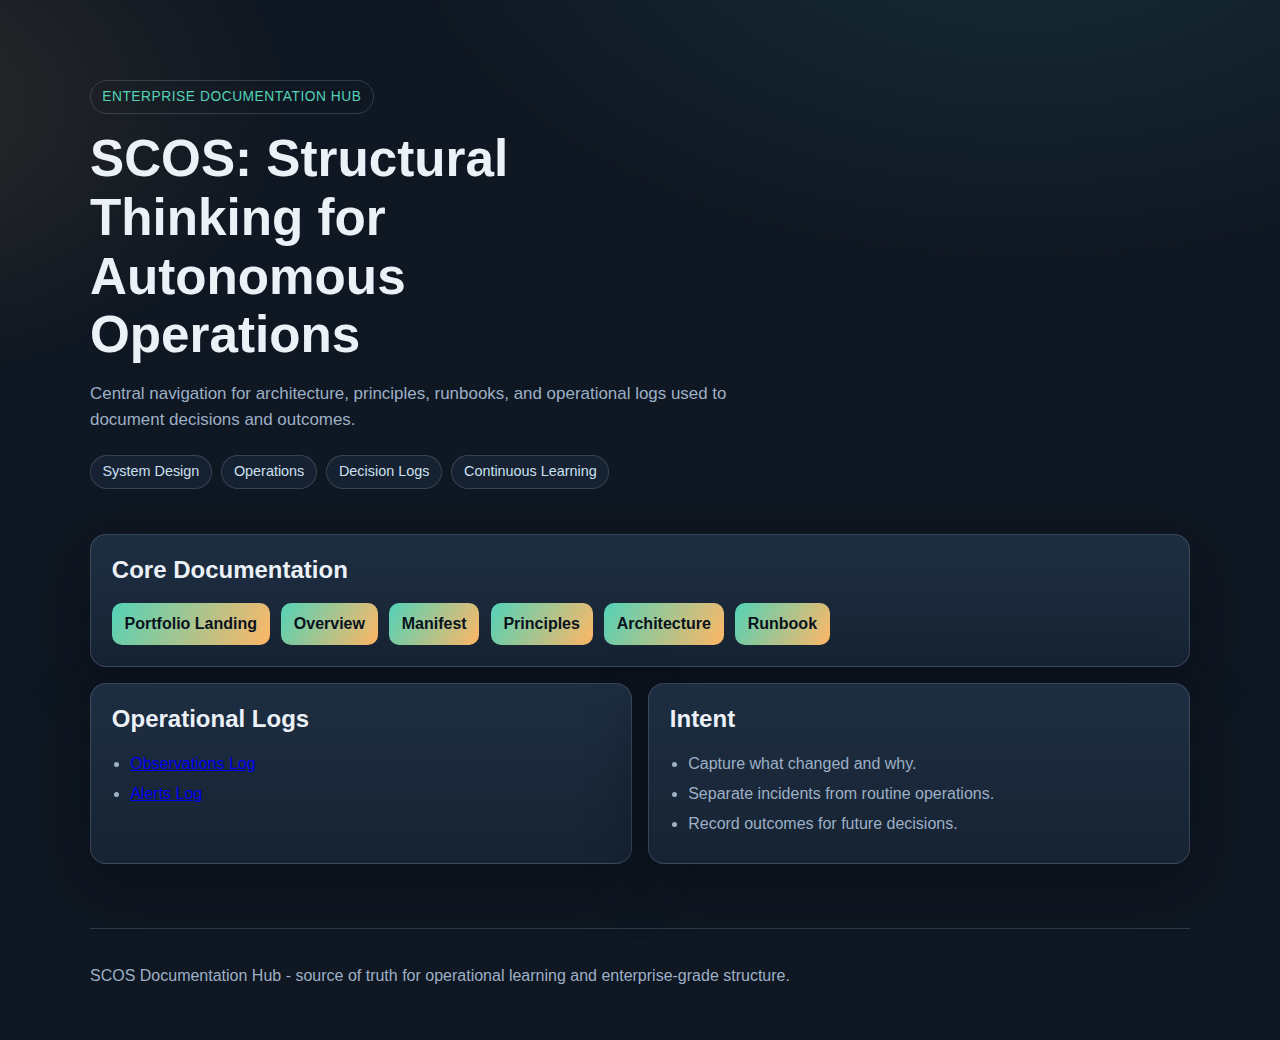
<file: index.html>
<!doctype html>
<html lang="en">
<head>
  <meta charset="utf-8">
  <meta name="viewport" content="width=device-width, initial-scale=1">
  <title>SCOS | Documentation Hub</title>
  <meta name="description" content="SCOS documentation hub for architecture, operations, observations, and alerts.">
  <link rel="stylesheet" href="docs/site.css">
</head>
<body>
  <div class="bg-orb orb-a"></div>
  <div class="bg-orb orb-b"></div>

  <header class="shell hero">
    <p class="kicker">Enterprise Documentation Hub</p>
    <h1>SCOS: Structural Thinking for Autonomous Operations</h1>
    <p class="lead">Central navigation for architecture, principles, runbooks, and operational logs used to document decisions and outcomes.</p>
    <div class="chips">
      <span>System Design</span>
      <span>Operations</span>
      <span>Decision Logs</span>
      <span>Continuous Learning</span>
    </div>
  </header>

  <main class="shell grid">
    <section class="card wide">
      <h2>Core Documentation</h2>
      <nav class="doc-links" aria-label="Core docs">
        <a href="docs/index.html">Portfolio Landing</a>
        <a href="docs/overview.html">Overview</a>
        <a href="docs/manifest.html">Manifest</a>
        <a href="docs/principles.html">Principles</a>
        <a href="docs/architecture.html">Architecture</a>
        <a href="docs/runbook.html">Runbook</a>
      </nav>
    </section>

    <section class="card">
      <h2>Operational Logs</h2>
      <ul>
        <li><a href="docs/observations.html">Observations Log</a></li>
        <li><a href="docs/alerts.html">Alerts Log</a></li>
      </ul>
    </section>

    <section class="card">
      <h2>Intent</h2>
      <ul>
        <li>Capture what changed and why.</li>
        <li>Separate incidents from routine operations.</li>
        <li>Record outcomes for future decisions.</li>
      </ul>
    </section>
  </main>

  <footer class="shell footer">
    <p>SCOS Documentation Hub - source of truth for operational learning and enterprise-grade structure.</p>
  </footer>
</body>
</html>
</file>
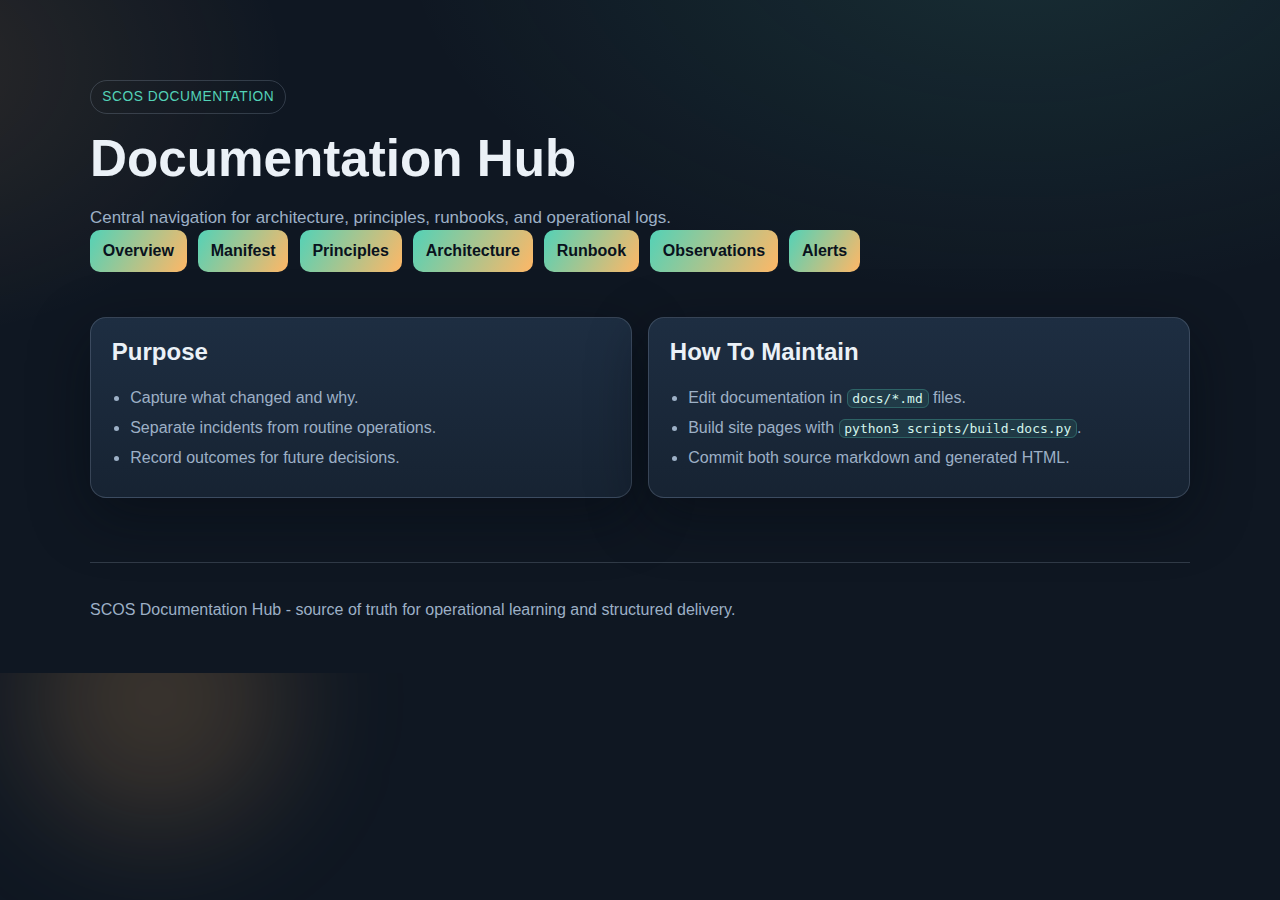
<file: docs/index.html>
<!doctype html>
<html lang="en">
<head>
  <meta charset="utf-8">
  <meta http-equiv="refresh" content="0; url=hub.html">
  <meta name="viewport" content="width=device-width, initial-scale=1">
  <title>SCOS Docs</title>
  <link rel="stylesheet" href="site.css">
</head>
<body>
  <main class="shell" style="padding: 4rem 0;">
    <p class="kicker">SCOS Documentation</p>
    <h1>Redirecting to Overview</h1>
    <p class="lead">If redirect does not happen automatically, open <a href="overview.html">overview.html</a>.</p>
    <nav class="doc-links" aria-label="Docs navigation">
      <a href="overview.html">Overview</a>
      <a href="manifest.html">Manifest</a>
      <a href="principles.html">Principles</a>
      <a href="architecture.html">Architecture</a>
      <a href="runbook.html">Runbook</a>
      <a href="observations.html">Observations</a>
      <a href="alerts.html">Alerts</a>
      <a href="hub.html">Hub</a>
    </nav>
  </main>
</body>
</html>
</file>
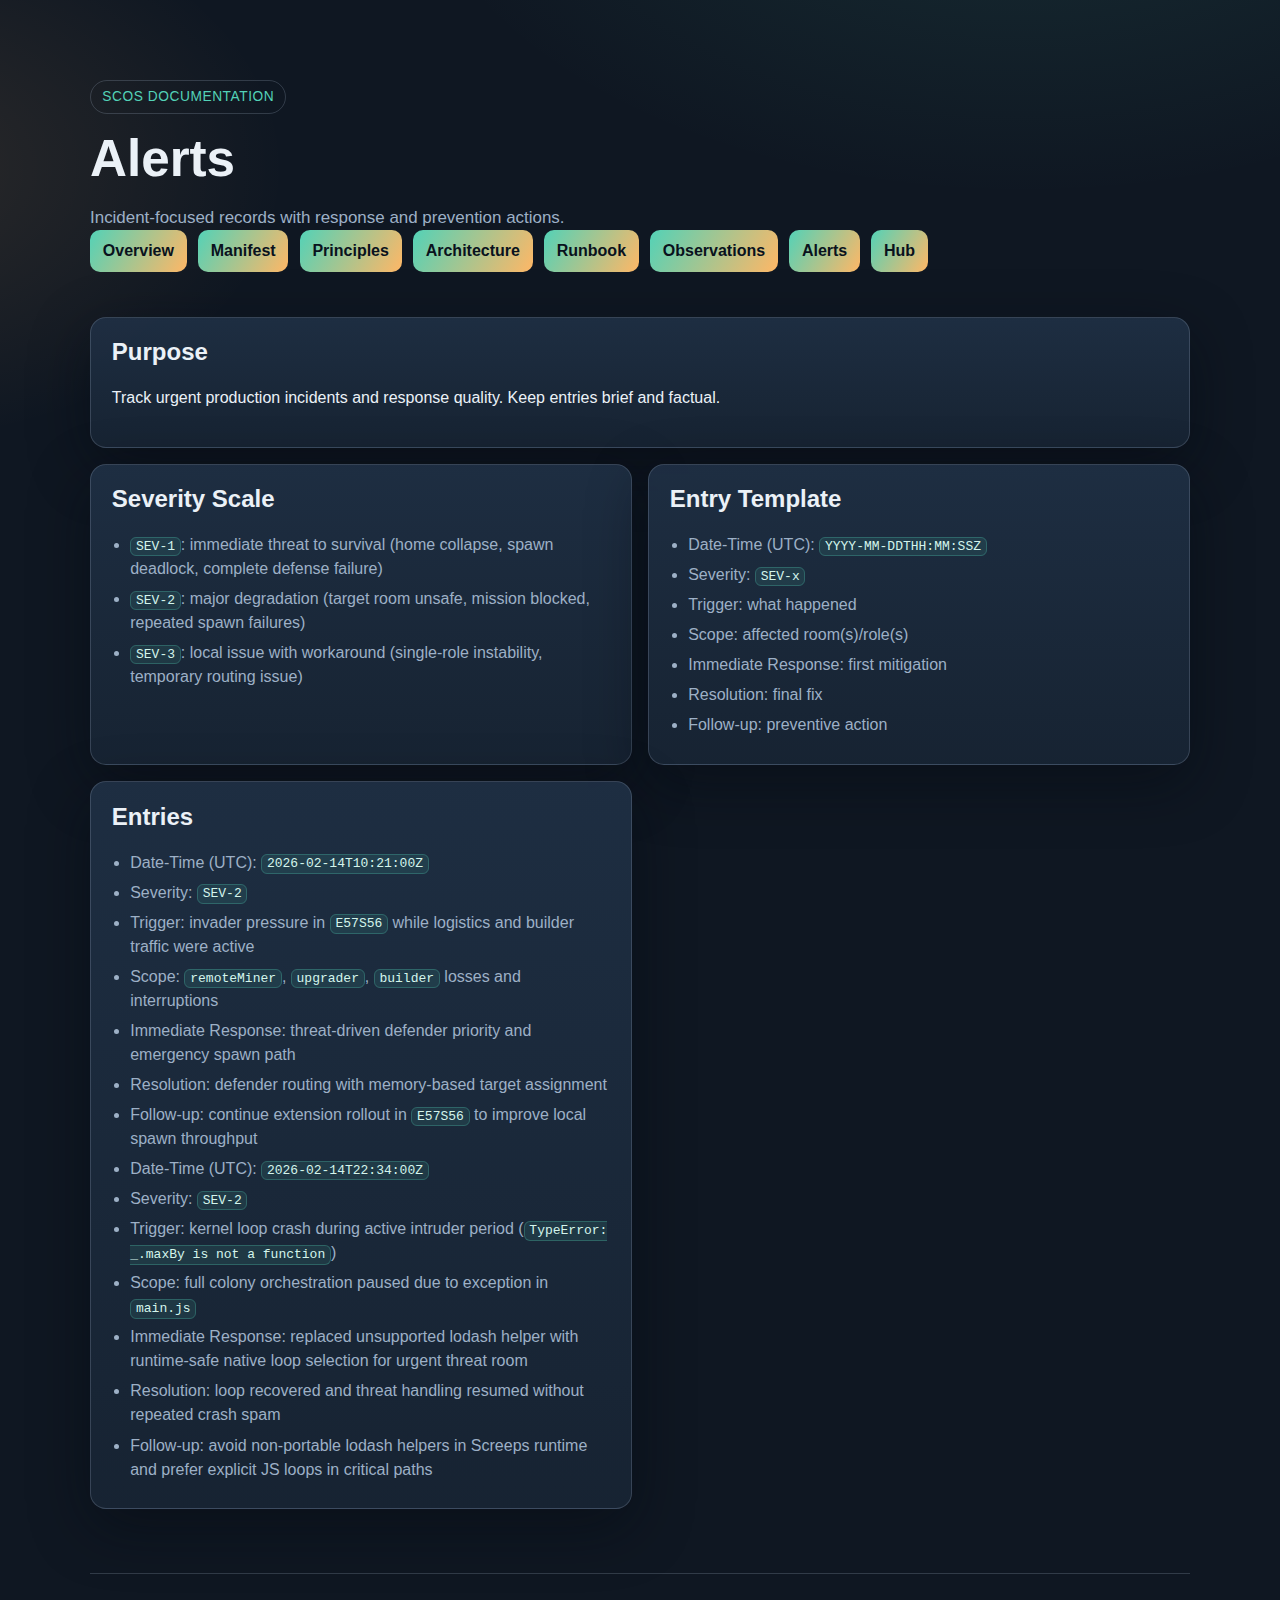
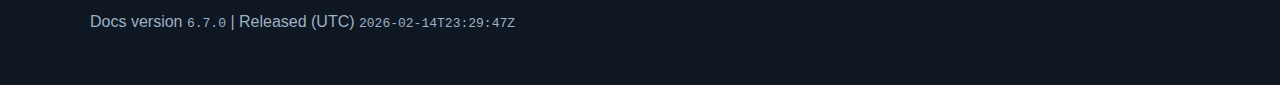
<file: docs/alerts.html>
<!doctype html>
<html lang="en">
<head>
  <meta charset="utf-8">
  <meta name="viewport" content="width=device-width, initial-scale=1">
  <title>SCOS | Alerts</title>
  <link rel="stylesheet" href="site.css">
</head>
<body>
  <div class="bg-orb orb-a"></div>
  <div class="bg-orb orb-b"></div>
  <header class="shell hero">
    <p class="kicker">SCOS Documentation</p>
    <h1>Alerts</h1>
    <p class="lead">Incident-focused records with response and prevention actions.</p>
    <nav class="doc-links" aria-label="Docs navigation"><a href="overview.html">Overview</a><a href="manifest.html">Manifest</a><a href="principles.html">Principles</a><a href="architecture.html">Architecture</a><a href="runbook.html">Runbook</a><a href="observations.html">Observations</a><a href="alerts.html">Alerts</a><a href="hub.html">Hub</a></nav>
  </header>
  <main class="shell grid">
    <section class="card wide"><h2>Purpose</h2><p>Track urgent production incidents and response quality. Keep entries brief and factual.</p></section>
    <section class="card"><h2>Severity Scale</h2><ul><li><code>SEV-1</code>: immediate threat to survival (home collapse, spawn deadlock, complete defense failure)</li><li><code>SEV-2</code>: major degradation (target room unsafe, mission blocked, repeated spawn failures)</li><li><code>SEV-3</code>: local issue with workaround (single-role instability, temporary routing issue)</li></ul></section>
    <section class="card"><h2>Entry Template</h2><ul><li>Date-Time (UTC): <code>YYYY-MM-DDTHH:MM:SSZ</code></li><li>Severity: <code>SEV-x</code></li><li>Trigger: what happened</li><li>Scope: affected room(s)/role(s)</li><li>Immediate Response: first mitigation</li><li>Resolution: final fix</li><li>Follow-up: preventive action</li></ul></section>
    <section class="card"><h2>Entries</h2><ul><li>Date-Time (UTC): <code>2026-02-14T10:21:00Z</code></li><li>Severity: <code>SEV-2</code></li><li>Trigger: invader pressure in <code>E57S56</code> while logistics and builder traffic were active</li><li>Scope: <code>remoteMiner</code>, <code>upgrader</code>, <code>builder</code> losses and interruptions</li><li>Immediate Response: threat-driven defender priority and emergency spawn path</li><li>Resolution: defender routing with memory-based target assignment</li><li>Follow-up: continue extension rollout in <code>E57S56</code> to improve local spawn throughput</li></ul>
<ul><li>Date-Time (UTC): <code>2026-02-14T22:34:00Z</code></li><li>Severity: <code>SEV-2</code></li><li>Trigger: kernel loop crash during active intruder period (<code>TypeError: _.maxBy is not a function</code>)</li><li>Scope: full colony orchestration paused due to exception in <code>main.js</code></li><li>Immediate Response: replaced unsupported lodash helper with runtime-safe native loop selection for urgent threat room</li><li>Resolution: loop recovered and threat handling resumed without repeated crash spam</li><li>Follow-up: avoid non-portable lodash helpers in Screeps runtime and prefer explicit JS loops in critical paths</li></ul></section>
  </main>
  <footer class="shell footer"><p>Docs version <code>6.7.0</code> | Released (UTC) <code>2026-02-14T23:29:47Z</code></p></footer>
</body>
</html>
</file>
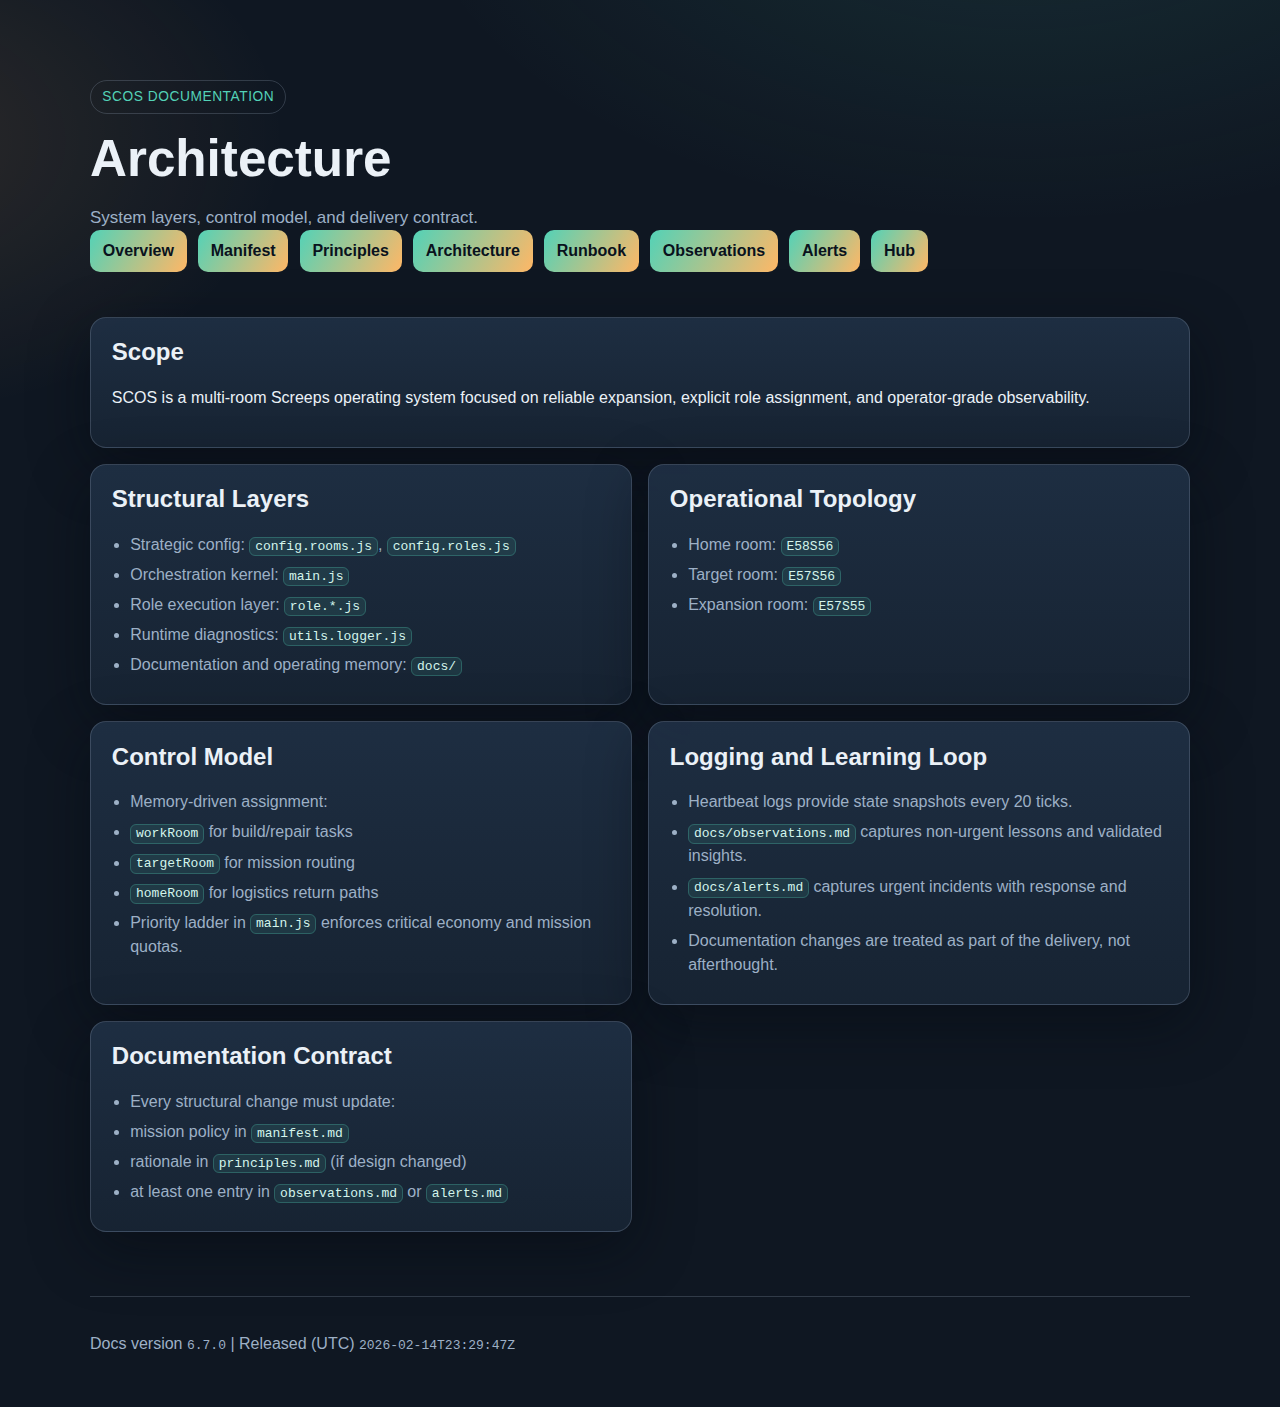
<file: docs/architecture.html>
<!doctype html>
<html lang="en">
<head>
  <meta charset="utf-8">
  <meta name="viewport" content="width=device-width, initial-scale=1">
  <title>SCOS | Architecture</title>
  <link rel="stylesheet" href="site.css">
</head>
<body>
  <div class="bg-orb orb-a"></div>
  <div class="bg-orb orb-b"></div>
  <header class="shell hero">
    <p class="kicker">SCOS Documentation</p>
    <h1>Architecture</h1>
    <p class="lead">System layers, control model, and delivery contract.</p>
    <nav class="doc-links" aria-label="Docs navigation"><a href="overview.html">Overview</a><a href="manifest.html">Manifest</a><a href="principles.html">Principles</a><a href="architecture.html">Architecture</a><a href="runbook.html">Runbook</a><a href="observations.html">Observations</a><a href="alerts.html">Alerts</a><a href="hub.html">Hub</a></nav>
  </header>
  <main class="shell grid">
    <section class="card wide"><h2>Scope</h2><p>SCOS is a multi-room Screeps operating system focused on reliable expansion, explicit role assignment, and operator-grade observability.</p></section>
    <section class="card"><h2>Structural Layers</h2><ul><li>Strategic config: <code>config.rooms.js</code>, <code>config.roles.js</code></li><li>Orchestration kernel: <code>main.js</code></li><li>Role execution layer: <code>role.*.js</code></li><li>Runtime diagnostics: <code>utils.logger.js</code></li><li>Documentation and operating memory: <code>docs/</code></li></ul></section>
    <section class="card"><h2>Operational Topology</h2><ul><li>Home room: <code>E58S56</code></li><li>Target room: <code>E57S56</code></li><li>Expansion room: <code>E57S55</code></li></ul></section>
    <section class="card"><h2>Control Model</h2><ul><li>Memory-driven assignment:</li><li><code>workRoom</code> for build/repair tasks</li><li><code>targetRoom</code> for mission routing</li><li><code>homeRoom</code> for logistics return paths</li><li>Priority ladder in <code>main.js</code> enforces critical economy and mission quotas.</li></ul></section>
    <section class="card"><h2>Logging and Learning Loop</h2><ul><li>Heartbeat logs provide state snapshots every 20 ticks.</li><li><code>docs/observations.md</code> captures non-urgent lessons and validated insights.</li><li><code>docs/alerts.md</code> captures urgent incidents with response and resolution.</li><li>Documentation changes are treated as part of the delivery, not afterthought.</li></ul></section>
    <section class="card"><h2>Documentation Contract</h2><ul><li>Every structural change must update:</li><li>mission policy in <code>manifest.md</code></li><li>rationale in <code>principles.md</code> (if design changed)</li><li>at least one entry in <code>observations.md</code> or <code>alerts.md</code></li></ul></section>
  </main>
  <footer class="shell footer"><p>Docs version <code>6.7.0</code> | Released (UTC) <code>2026-02-14T23:29:47Z</code></p></footer>
</body>
</html>
</file>
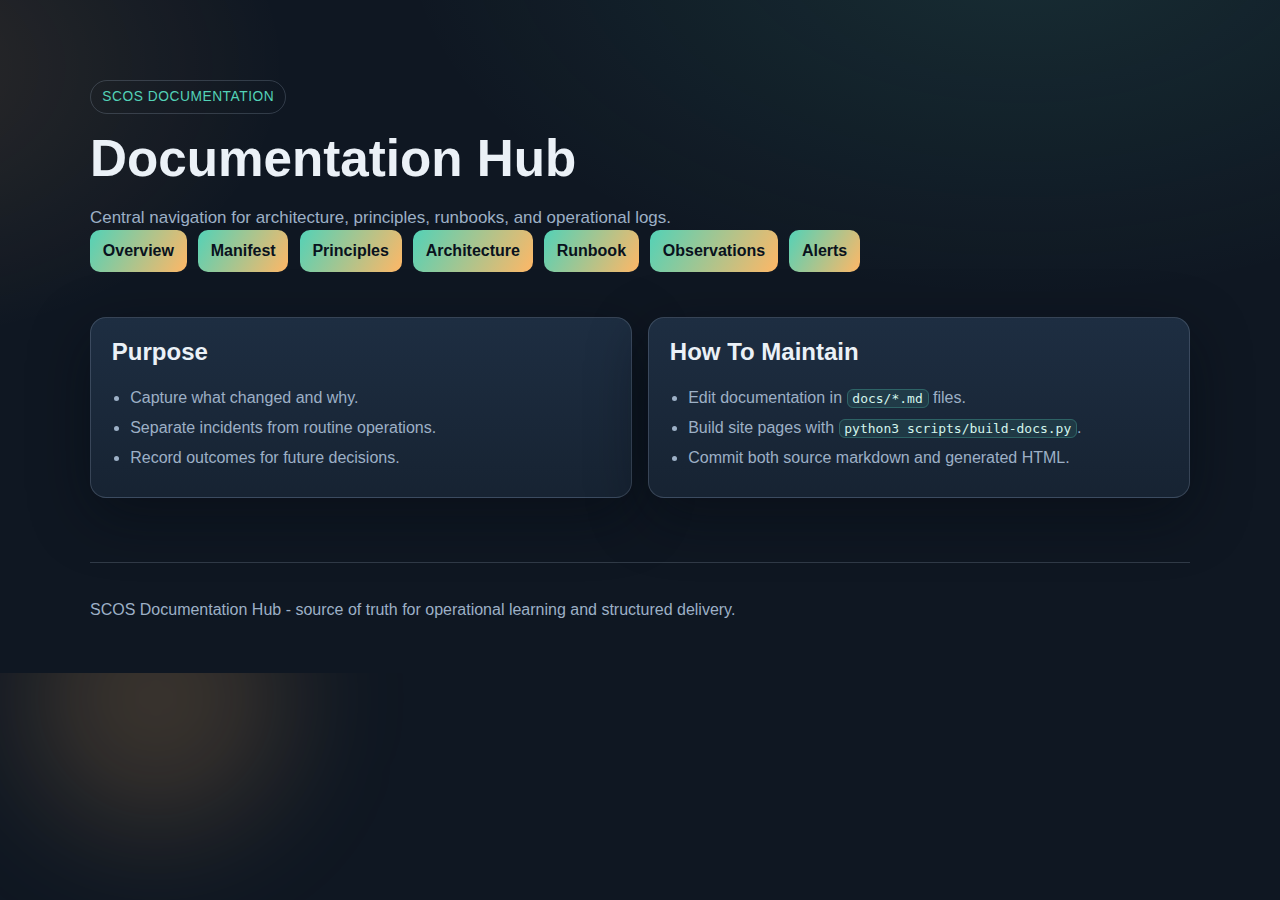
<file: docs/hub.html>
<!doctype html>
<html lang="en">
<head>
  <meta charset="utf-8">
  <meta name="viewport" content="width=device-width, initial-scale=1">
  <title>SCOS | Documentation Hub</title>
  <meta name="description" content="SCOS documentation hub for architecture, operations, observations, and alerts.">
  <link rel="stylesheet" href="site.css">
</head>
<body>
  <div class="bg-orb orb-a"></div>
  <div class="bg-orb orb-b"></div>

  <header class="shell hero">
    <p class="kicker">SCOS Documentation</p>
    <h1>Documentation Hub</h1>
    <p class="lead">Central navigation for architecture, principles, runbooks, and operational logs.</p>
    <nav class="doc-links" aria-label="Docs navigation">
      <a href="overview.html">Overview</a>
      <a href="manifest.html">Manifest</a>
      <a href="principles.html">Principles</a>
      <a href="architecture.html">Architecture</a>
      <a href="runbook.html">Runbook</a>
      <a href="observations.html">Observations</a>
      <a href="alerts.html">Alerts</a>
    </nav>
  </header>

  <main class="shell grid">
    <section class="card">
      <h2>Purpose</h2>
      <ul>
        <li>Capture what changed and why.</li>
        <li>Separate incidents from routine operations.</li>
        <li>Record outcomes for future decisions.</li>
      </ul>
    </section>

    <section class="card">
      <h2>How To Maintain</h2>
      <ul>
        <li>Edit documentation in <code>docs/*.md</code> files.</li>
        <li>Build site pages with <code>python3 scripts/build-docs.py</code>.</li>
        <li>Commit both source markdown and generated HTML.</li>
      </ul>
    </section>
  </main>

  <footer class="shell footer">
    <p>SCOS Documentation Hub - source of truth for operational learning and structured delivery.</p>
  </footer>
</body>
</html>
</file>
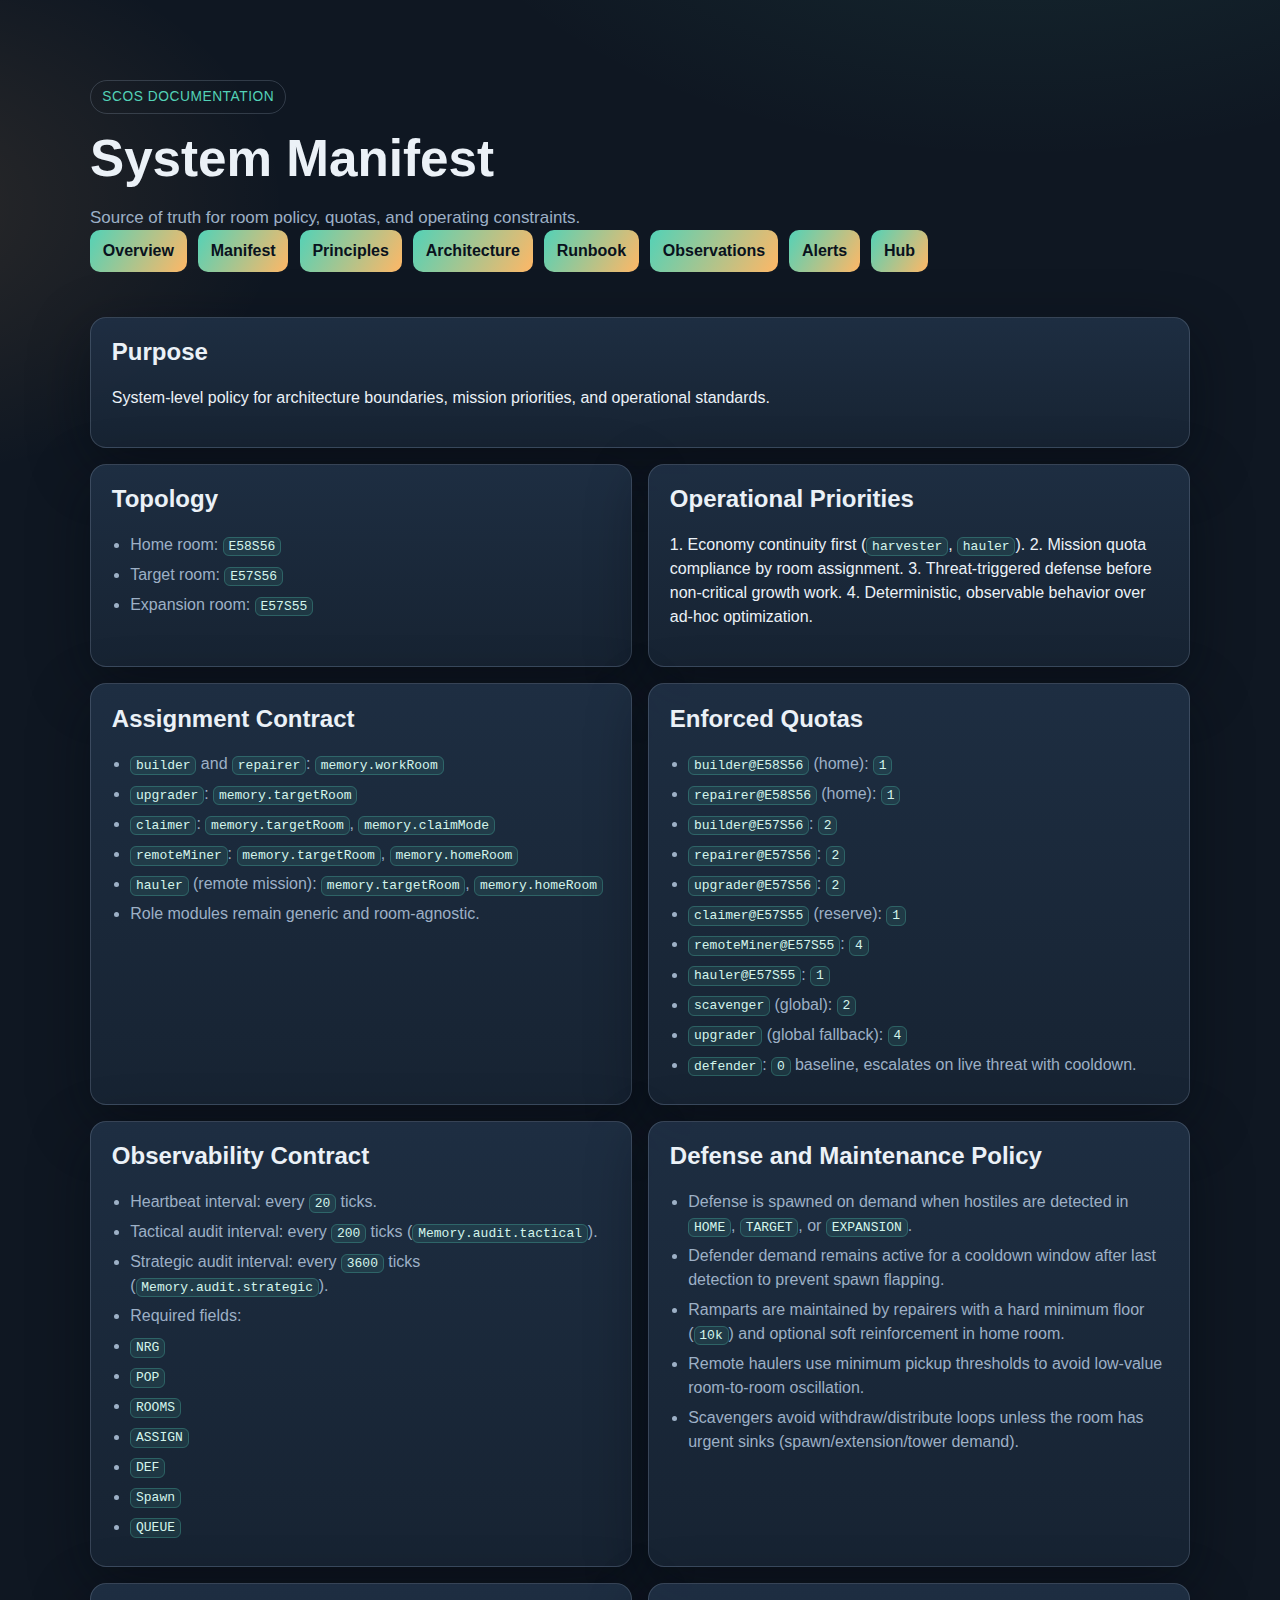
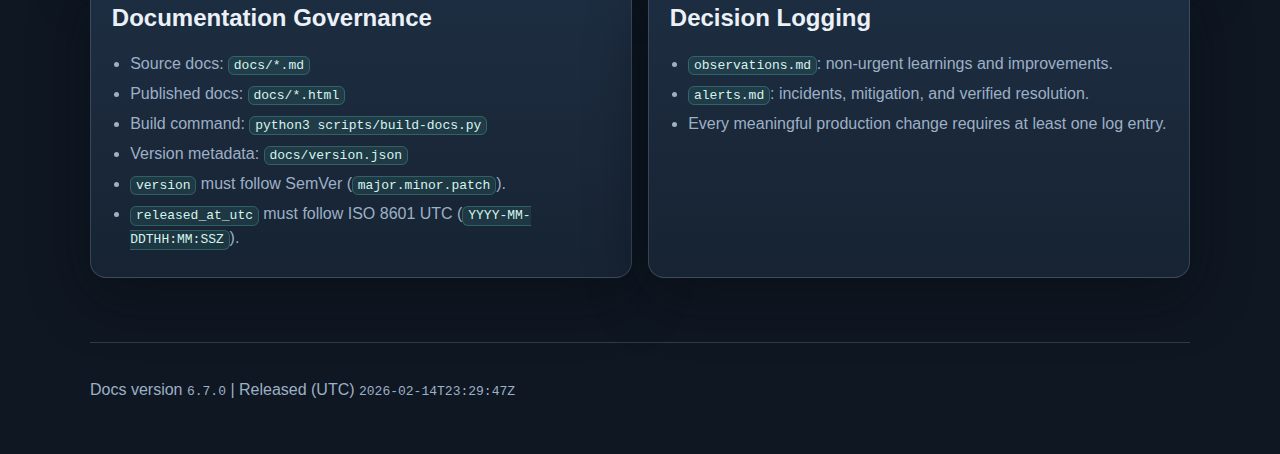
<file: docs/manifest.html>
<!doctype html>
<html lang="en">
<head>
  <meta charset="utf-8">
  <meta name="viewport" content="width=device-width, initial-scale=1">
  <title>SCOS | System Manifest</title>
  <link rel="stylesheet" href="site.css">
</head>
<body>
  <div class="bg-orb orb-a"></div>
  <div class="bg-orb orb-b"></div>
  <header class="shell hero">
    <p class="kicker">SCOS Documentation</p>
    <h1>System Manifest</h1>
    <p class="lead">Source of truth for room policy, quotas, and operating constraints.</p>
    <nav class="doc-links" aria-label="Docs navigation"><a href="overview.html">Overview</a><a href="manifest.html">Manifest</a><a href="principles.html">Principles</a><a href="architecture.html">Architecture</a><a href="runbook.html">Runbook</a><a href="observations.html">Observations</a><a href="alerts.html">Alerts</a><a href="hub.html">Hub</a></nav>
  </header>
  <main class="shell grid">
    <section class="card wide"><h2>Purpose</h2><p>System-level policy for architecture boundaries, mission priorities, and operational standards.</p></section>
    <section class="card"><h2>Topology</h2><ul><li>Home room: <code>E58S56</code></li><li>Target room: <code>E57S56</code></li><li>Expansion room: <code>E57S55</code></li></ul></section>
    <section class="card"><h2>Operational Priorities</h2><p>1. Economy continuity first (<code>harvester</code>, <code>hauler</code>). 2. Mission quota compliance by room assignment. 3. Threat-triggered defense before non-critical growth work. 4. Deterministic, observable behavior over ad-hoc optimization.</p></section>
    <section class="card"><h2>Assignment Contract</h2><ul><li><code>builder</code> and <code>repairer</code>: <code>memory.workRoom</code></li><li><code>upgrader</code>: <code>memory.targetRoom</code></li><li><code>claimer</code>: <code>memory.targetRoom</code>, <code>memory.claimMode</code></li><li><code>remoteMiner</code>: <code>memory.targetRoom</code>, <code>memory.homeRoom</code></li><li><code>hauler</code> (remote mission): <code>memory.targetRoom</code>, <code>memory.homeRoom</code></li><li>Role modules remain generic and room-agnostic.</li></ul></section>
    <section class="card"><h2>Enforced Quotas</h2><ul><li><code>builder@E58S56</code> (home): <code>1</code></li><li><code>repairer@E58S56</code> (home): <code>1</code></li><li><code>builder@E57S56</code>: <code>2</code></li><li><code>repairer@E57S56</code>: <code>2</code></li><li><code>upgrader@E57S56</code>: <code>2</code></li><li><code>claimer@E57S55</code> (reserve): <code>1</code></li><li><code>remoteMiner@E57S55</code>: <code>4</code></li><li><code>hauler@E57S55</code>: <code>1</code></li><li><code>scavenger</code> (global): <code>2</code></li><li><code>upgrader</code> (global fallback): <code>4</code></li><li><code>defender</code>: <code>0</code> baseline, escalates on live threat with cooldown.</li></ul></section>
    <section class="card"><h2>Observability Contract</h2><ul><li>Heartbeat interval: every <code>20</code> ticks.</li><li>Tactical audit interval: every <code>200</code> ticks (<code>Memory.audit.tactical</code>).</li><li>Strategic audit interval: every <code>3600</code> ticks (<code>Memory.audit.strategic</code>).</li><li>Required fields:</li><li><code>NRG</code></li><li><code>POP</code></li><li><code>ROOMS</code></li><li><code>ASSIGN</code></li><li><code>DEF</code></li><li><code>Spawn</code></li><li><code>QUEUE</code></li></ul></section>
    <section class="card"><h2>Defense and Maintenance Policy</h2><ul><li>Defense is spawned on demand when hostiles are detected in <code>HOME</code>, <code>TARGET</code>, or <code>EXPANSION</code>.</li><li>Defender demand remains active for a cooldown window after last detection to prevent spawn flapping.</li><li>Ramparts are maintained by repairers with a hard minimum floor (<code>10k</code>) and optional soft reinforcement in home room.</li><li>Remote haulers use minimum pickup thresholds to avoid low-value room-to-room oscillation.</li><li>Scavengers avoid withdraw/distribute loops unless the room has urgent sinks (spawn/extension/tower demand).</li></ul></section>
    <section class="card"><h2>Documentation Governance</h2><ul><li>Source docs: <code>docs/*.md</code></li><li>Published docs: <code>docs/*.html</code></li><li>Build command: <code>python3 scripts/build-docs.py</code></li><li>Version metadata: <code>docs/version.json</code></li><li><code>version</code> must follow SemVer (<code>major.minor.patch</code>).</li><li><code>released_at_utc</code> must follow ISO 8601 UTC (<code>YYYY-MM-DDTHH:MM:SSZ</code>).</li></ul></section>
    <section class="card"><h2>Decision Logging</h2><ul><li><code>observations.md</code>: non-urgent learnings and improvements.</li><li><code>alerts.md</code>: incidents, mitigation, and verified resolution.</li><li>Every meaningful production change requires at least one log entry.</li></ul></section>
  </main>
  <footer class="shell footer"><p>Docs version <code>6.7.0</code> | Released (UTC) <code>2026-02-14T23:29:47Z</code></p></footer>
</body>
</html>
</file>
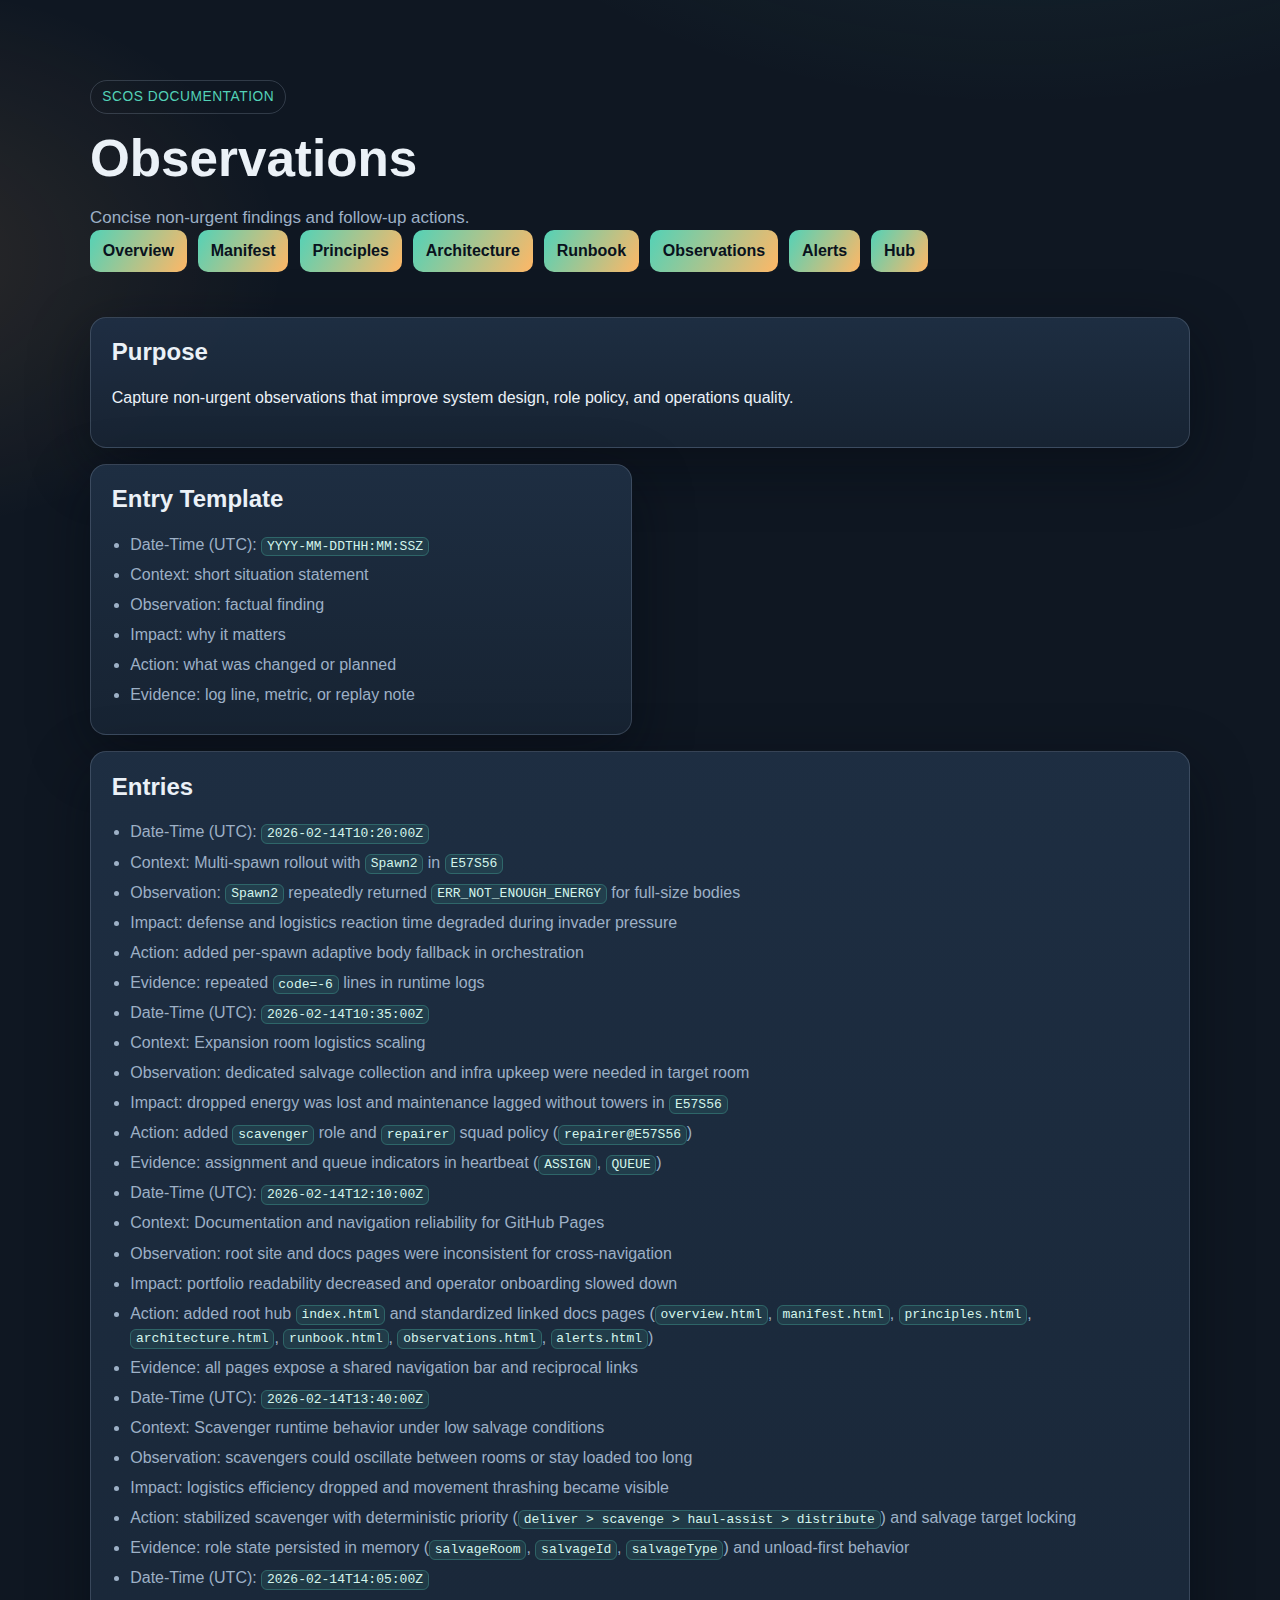
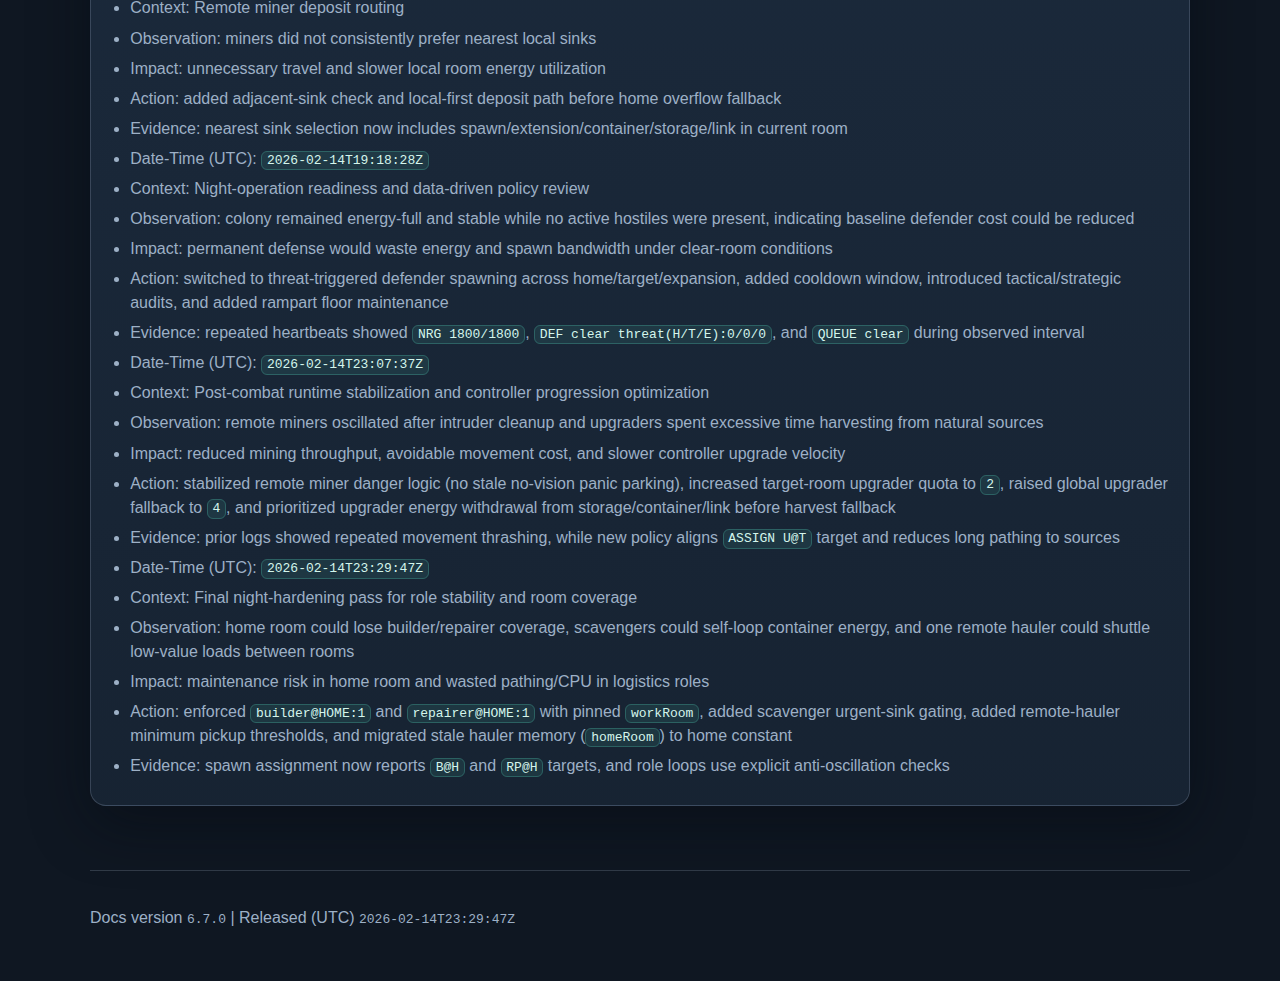
<file: docs/observations.html>
<!doctype html>
<html lang="en">
<head>
  <meta charset="utf-8">
  <meta name="viewport" content="width=device-width, initial-scale=1">
  <title>SCOS | Observations</title>
  <link rel="stylesheet" href="site.css">
</head>
<body>
  <div class="bg-orb orb-a"></div>
  <div class="bg-orb orb-b"></div>
  <header class="shell hero">
    <p class="kicker">SCOS Documentation</p>
    <h1>Observations</h1>
    <p class="lead">Concise non-urgent findings and follow-up actions.</p>
    <nav class="doc-links" aria-label="Docs navigation"><a href="overview.html">Overview</a><a href="manifest.html">Manifest</a><a href="principles.html">Principles</a><a href="architecture.html">Architecture</a><a href="runbook.html">Runbook</a><a href="observations.html">Observations</a><a href="alerts.html">Alerts</a><a href="hub.html">Hub</a></nav>
  </header>
  <main class="shell grid">
    <section class="card wide"><h2>Purpose</h2><p>Capture non-urgent observations that improve system design, role policy, and operations quality.</p></section>
    <section class="card"><h2>Entry Template</h2><ul><li>Date-Time (UTC): <code>YYYY-MM-DDTHH:MM:SSZ</code></li><li>Context: short situation statement</li><li>Observation: factual finding</li><li>Impact: why it matters</li><li>Action: what was changed or planned</li><li>Evidence: log line, metric, or replay note</li></ul></section>
    <section class="card wide"><h2>Entries</h2><ul><li>Date-Time (UTC): <code>2026-02-14T10:20:00Z</code></li><li>Context: Multi-spawn rollout with <code>Spawn2</code> in <code>E57S56</code></li><li>Observation: <code>Spawn2</code> repeatedly returned <code>ERR_NOT_ENOUGH_ENERGY</code> for full-size bodies</li><li>Impact: defense and logistics reaction time degraded during invader pressure</li><li>Action: added per-spawn adaptive body fallback in orchestration</li><li>Evidence: repeated <code>code=-6</code> lines in runtime logs</li></ul>
<ul><li>Date-Time (UTC): <code>2026-02-14T10:35:00Z</code></li><li>Context: Expansion room logistics scaling</li><li>Observation: dedicated salvage collection and infra upkeep were needed in target room</li><li>Impact: dropped energy was lost and maintenance lagged without towers in <code>E57S56</code></li><li>Action: added <code>scavenger</code> role and <code>repairer</code> squad policy (<code>repairer@E57S56</code>)</li><li>Evidence: assignment and queue indicators in heartbeat (<code>ASSIGN</code>, <code>QUEUE</code>)</li></ul>
<ul><li>Date-Time (UTC): <code>2026-02-14T12:10:00Z</code></li><li>Context: Documentation and navigation reliability for GitHub Pages</li><li>Observation: root site and docs pages were inconsistent for cross-navigation</li><li>Impact: portfolio readability decreased and operator onboarding slowed down</li><li>Action: added root hub <code>index.html</code> and standardized linked docs pages (<code>overview.html</code>, <code>manifest.html</code>, <code>principles.html</code>, <code>architecture.html</code>, <code>runbook.html</code>, <code>observations.html</code>, <code>alerts.html</code>)</li><li>Evidence: all pages expose a shared navigation bar and reciprocal links</li></ul>
<ul><li>Date-Time (UTC): <code>2026-02-14T13:40:00Z</code></li><li>Context: Scavenger runtime behavior under low salvage conditions</li><li>Observation: scavengers could oscillate between rooms or stay loaded too long</li><li>Impact: logistics efficiency dropped and movement thrashing became visible</li><li>Action: stabilized scavenger with deterministic priority (<code>deliver &gt; scavenge &gt; haul-assist &gt; distribute</code>) and salvage target locking</li><li>Evidence: role state persisted in memory (<code>salvageRoom</code>, <code>salvageId</code>, <code>salvageType</code>) and unload-first behavior</li></ul>
<ul><li>Date-Time (UTC): <code>2026-02-14T14:05:00Z</code></li><li>Context: Remote miner deposit routing</li><li>Observation: miners did not consistently prefer nearest local sinks</li><li>Impact: unnecessary travel and slower local room energy utilization</li><li>Action: added adjacent-sink check and local-first deposit path before home overflow fallback</li><li>Evidence: nearest sink selection now includes spawn/extension/container/storage/link in current room</li></ul>
<ul><li>Date-Time (UTC): <code>2026-02-14T19:18:28Z</code></li><li>Context: Night-operation readiness and data-driven policy review</li><li>Observation: colony remained energy-full and stable while no active hostiles were present, indicating baseline defender cost could be reduced</li><li>Impact: permanent defense would waste energy and spawn bandwidth under clear-room conditions</li><li>Action: switched to threat-triggered defender spawning across home/target/expansion, added cooldown window, introduced tactical/strategic audits, and added rampart floor maintenance</li><li>Evidence: repeated heartbeats showed <code>NRG 1800/1800</code>, <code>DEF clear threat(H/T/E):0/0/0</code>, and <code>QUEUE clear</code> during observed interval</li></ul>
<ul><li>Date-Time (UTC): <code>2026-02-14T23:07:37Z</code></li><li>Context: Post-combat runtime stabilization and controller progression optimization</li><li>Observation: remote miners oscillated after intruder cleanup and upgraders spent excessive time harvesting from natural sources</li><li>Impact: reduced mining throughput, avoidable movement cost, and slower controller upgrade velocity</li><li>Action: stabilized remote miner danger logic (no stale no-vision panic parking), increased target-room upgrader quota to <code>2</code>, raised global upgrader fallback to <code>4</code>, and prioritized upgrader energy withdrawal from storage/container/link before harvest fallback</li><li>Evidence: prior logs showed repeated movement thrashing, while new policy aligns <code>ASSIGN U@T</code> target and reduces long pathing to sources</li></ul>
<ul><li>Date-Time (UTC): <code>2026-02-14T23:29:47Z</code></li><li>Context: Final night-hardening pass for role stability and room coverage</li><li>Observation: home room could lose builder/repairer coverage, scavengers could self-loop container energy, and one remote hauler could shuttle low-value loads between rooms</li><li>Impact: maintenance risk in home room and wasted pathing/CPU in logistics roles</li><li>Action: enforced <code>builder@HOME:1</code> and <code>repairer@HOME:1</code> with pinned <code>workRoom</code>, added scavenger urgent-sink gating, added remote-hauler minimum pickup thresholds, and migrated stale hauler memory (<code>homeRoom</code>) to home constant</li><li>Evidence: spawn assignment now reports <code>B@H</code> and <code>RP@H</code> targets, and role loops use explicit anti-oscillation checks</li></ul></section>
  </main>
  <footer class="shell footer"><p>Docs version <code>6.7.0</code> | Released (UTC) <code>2026-02-14T23:29:47Z</code></p></footer>
</body>
</html>
</file>
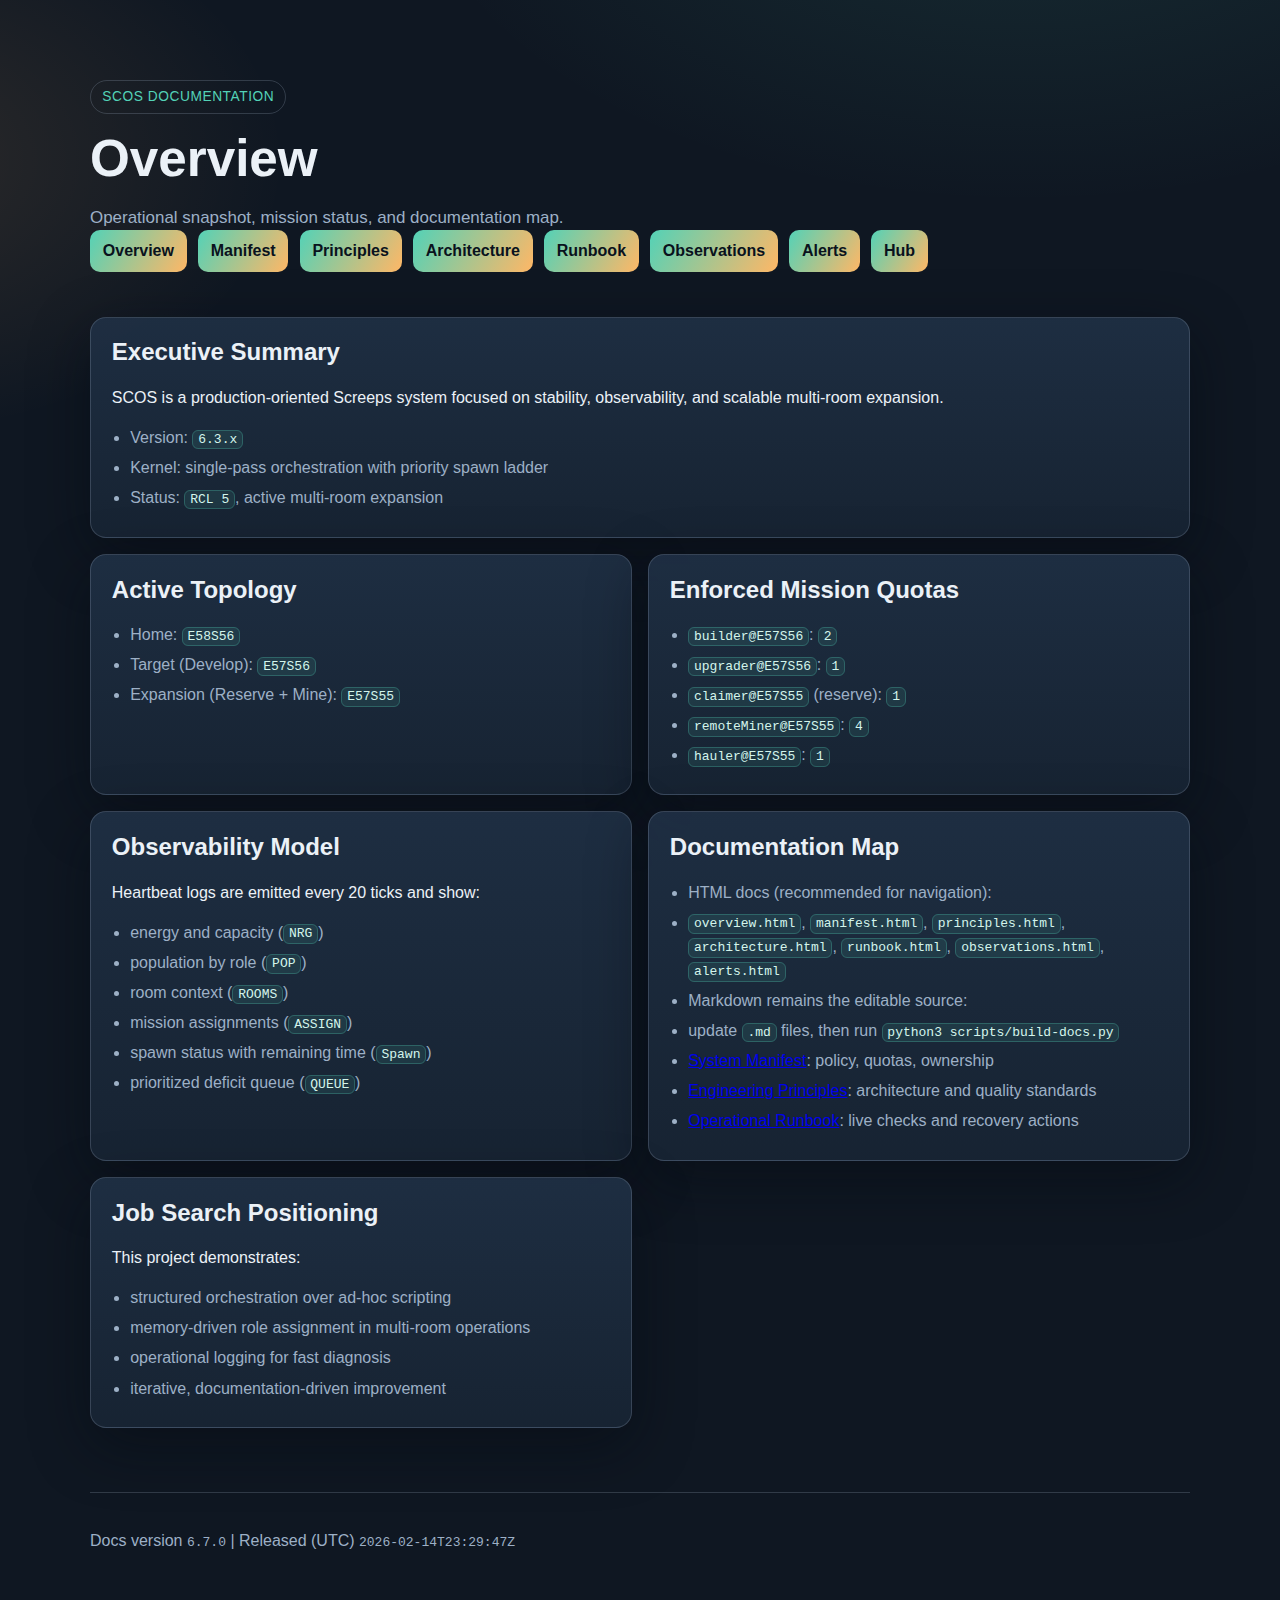
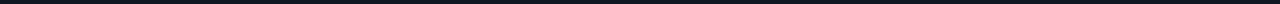
<file: docs/overview.html>
<!doctype html>
<html lang="en">
<head>
  <meta charset="utf-8">
  <meta name="viewport" content="width=device-width, initial-scale=1">
  <title>SCOS | Overview</title>
  <link rel="stylesheet" href="site.css">
</head>
<body>
  <div class="bg-orb orb-a"></div>
  <div class="bg-orb orb-b"></div>
  <header class="shell hero">
    <p class="kicker">SCOS Documentation</p>
    <h1>Overview</h1>
    <p class="lead">Operational snapshot, mission status, and documentation map.</p>
    <nav class="doc-links" aria-label="Docs navigation"><a href="overview.html">Overview</a><a href="manifest.html">Manifest</a><a href="principles.html">Principles</a><a href="architecture.html">Architecture</a><a href="runbook.html">Runbook</a><a href="observations.html">Observations</a><a href="alerts.html">Alerts</a><a href="hub.html">Hub</a></nav>
  </header>
  <main class="shell grid">
    <section class="card wide"><h2>Executive Summary</h2><p>SCOS is a production-oriented Screeps system focused on stability, observability, and scalable multi-room expansion.</p>
<ul><li>Version: <code>6.3.x</code></li><li>Kernel: single-pass orchestration with priority spawn ladder</li><li>Status: <code>RCL 5</code>, active multi-room expansion</li></ul></section>
    <section class="card"><h2>Active Topology</h2><ul><li>Home: <code>E58S56</code></li><li>Target (Develop): <code>E57S56</code></li><li>Expansion (Reserve + Mine): <code>E57S55</code></li></ul></section>
    <section class="card"><h2>Enforced Mission Quotas</h2><ul><li><code>builder@E57S56</code>: <code>2</code></li><li><code>upgrader@E57S56</code>: <code>1</code></li><li><code>claimer@E57S55</code> (reserve): <code>1</code></li><li><code>remoteMiner@E57S55</code>: <code>4</code></li><li><code>hauler@E57S55</code>: <code>1</code></li></ul></section>
    <section class="card"><h2>Observability Model</h2><p>Heartbeat logs are emitted every 20 ticks and show:</p>
<ul><li>energy and capacity (<code>NRG</code>)</li><li>population by role (<code>POP</code>)</li><li>room context (<code>ROOMS</code>)</li><li>mission assignments (<code>ASSIGN</code>)</li><li>spawn status with remaining time (<code>Spawn</code>)</li><li>prioritized deficit queue (<code>QUEUE</code>)</li></ul></section>
    <section class="card"><h2>Documentation Map</h2><ul><li>HTML docs (recommended for navigation):</li><li><code>overview.html</code>, <code>manifest.html</code>, <code>principles.html</code>, <code>architecture.html</code>, <code>runbook.html</code>, <code>observations.html</code>, <code>alerts.html</code></li><li>Markdown remains the editable source:</li><li>update <code>.md</code> files, then run <code>python3 scripts/build-docs.py</code></li><li><a href="manifest.html">System Manifest</a>: policy, quotas, ownership</li><li><a href="principles.html">Engineering Principles</a>: architecture and quality standards</li><li><a href="runbook.html">Operational Runbook</a>: live checks and recovery actions</li></ul></section>
    <section class="card"><h2>Job Search Positioning</h2><p>This project demonstrates:</p>
<ul><li>structured orchestration over ad-hoc scripting</li><li>memory-driven role assignment in multi-room operations</li><li>operational logging for fast diagnosis</li><li>iterative, documentation-driven improvement</li></ul></section>
  </main>
  <footer class="shell footer"><p>Docs version <code>6.7.0</code> | Released (UTC) <code>2026-02-14T23:29:47Z</code></p></footer>
</body>
</html>
</file>
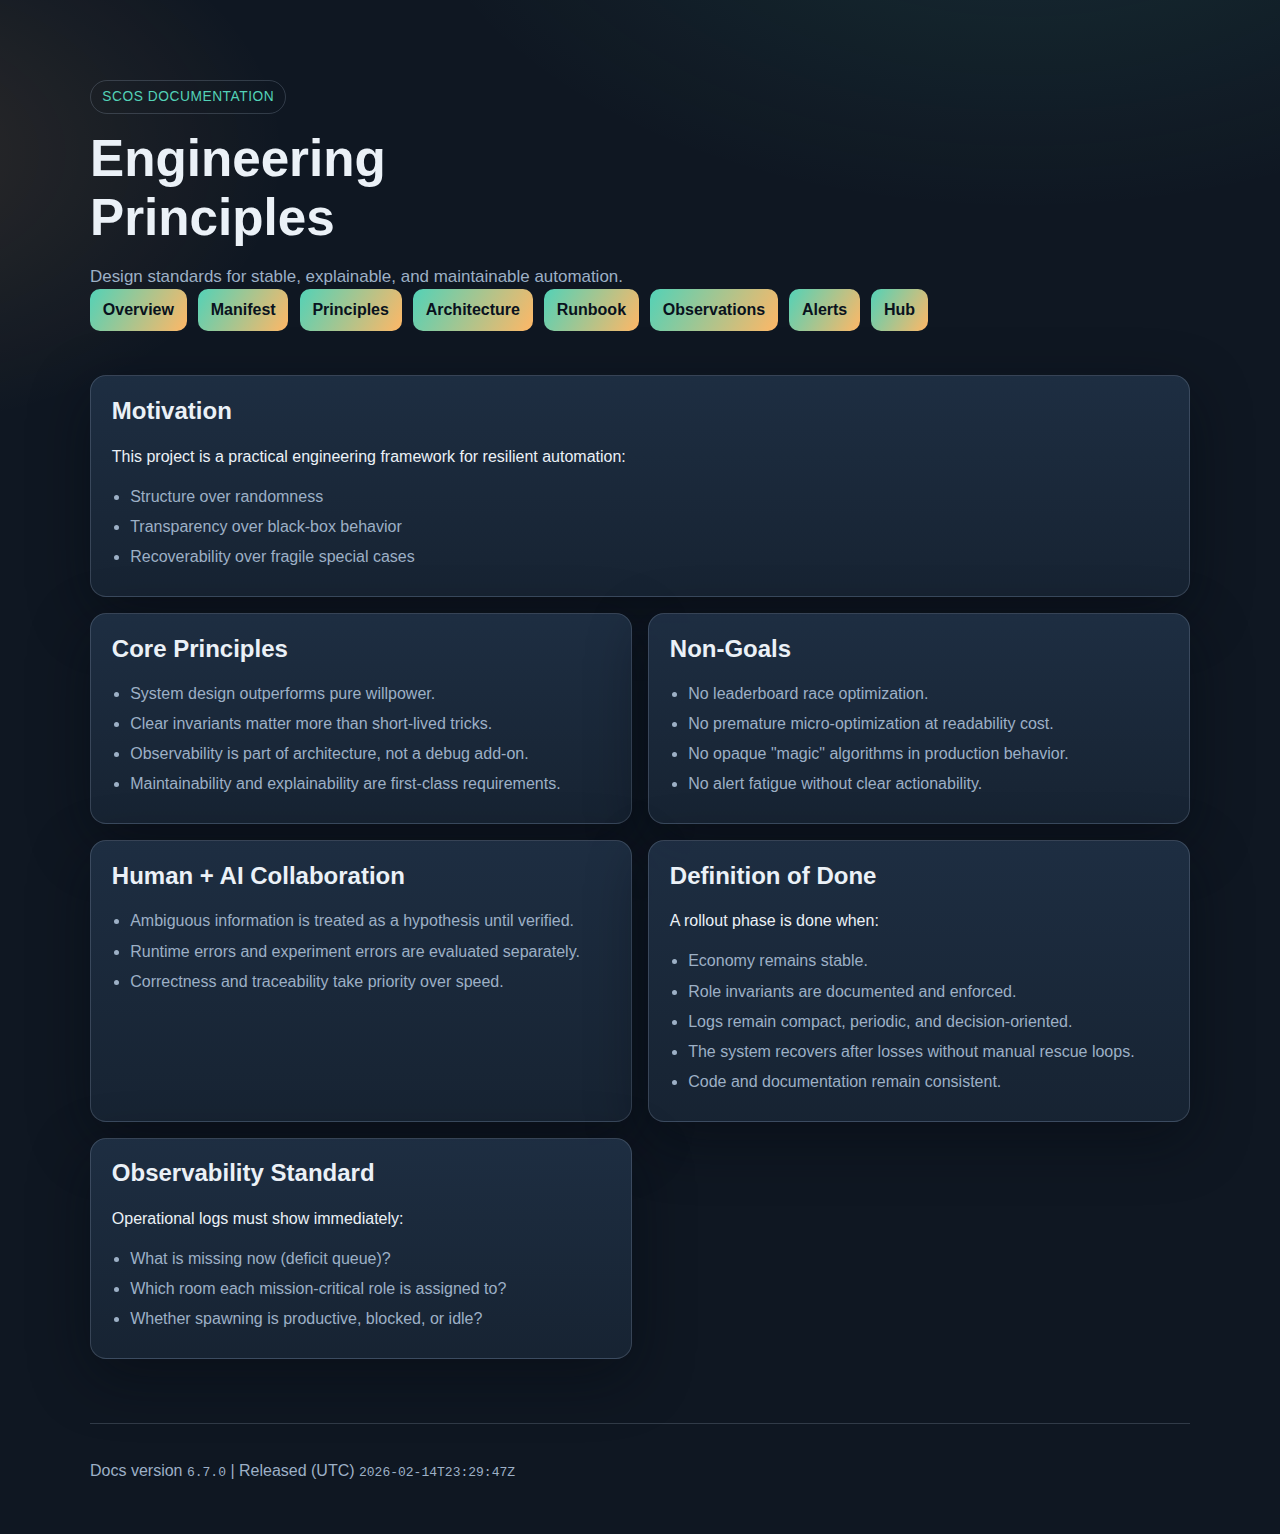
<file: docs/principles.html>
<!doctype html>
<html lang="en">
<head>
  <meta charset="utf-8">
  <meta name="viewport" content="width=device-width, initial-scale=1">
  <title>SCOS | Engineering Principles</title>
  <link rel="stylesheet" href="site.css">
</head>
<body>
  <div class="bg-orb orb-a"></div>
  <div class="bg-orb orb-b"></div>
  <header class="shell hero">
    <p class="kicker">SCOS Documentation</p>
    <h1>Engineering Principles</h1>
    <p class="lead">Design standards for stable, explainable, and maintainable automation.</p>
    <nav class="doc-links" aria-label="Docs navigation"><a href="overview.html">Overview</a><a href="manifest.html">Manifest</a><a href="principles.html">Principles</a><a href="architecture.html">Architecture</a><a href="runbook.html">Runbook</a><a href="observations.html">Observations</a><a href="alerts.html">Alerts</a><a href="hub.html">Hub</a></nav>
  </header>
  <main class="shell grid">
    <section class="card wide"><h2>Motivation</h2><p>This project is a practical engineering framework for resilient automation:</p>
<ul><li>Structure over randomness</li><li>Transparency over black-box behavior</li><li>Recoverability over fragile special cases</li></ul></section>
    <section class="card"><h2>Core Principles</h2><ul><li>System design outperforms pure willpower.</li><li>Clear invariants matter more than short-lived tricks.</li><li>Observability is part of architecture, not a debug add-on.</li><li>Maintainability and explainability are first-class requirements.</li></ul></section>
    <section class="card"><h2>Non-Goals</h2><ul><li>No leaderboard race optimization.</li><li>No premature micro-optimization at readability cost.</li><li>No opaque "magic" algorithms in production behavior.</li><li>No alert fatigue without clear actionability.</li></ul></section>
    <section class="card"><h2>Human + AI Collaboration</h2><ul><li>Ambiguous information is treated as a hypothesis until verified.</li><li>Runtime errors and experiment errors are evaluated separately.</li><li>Correctness and traceability take priority over speed.</li></ul></section>
    <section class="card"><h2>Definition of Done</h2><p>A rollout phase is done when:</p>
<ul><li>Economy remains stable.</li><li>Role invariants are documented and enforced.</li><li>Logs remain compact, periodic, and decision-oriented.</li><li>The system recovers after losses without manual rescue loops.</li><li>Code and documentation remain consistent.</li></ul></section>
    <section class="card"><h2>Observability Standard</h2><p>Operational logs must show immediately:</p>
<ul><li>What is missing now (deficit queue)?</li><li>Which room each mission-critical role is assigned to?</li><li>Whether spawning is productive, blocked, or idle?</li></ul></section>
  </main>
  <footer class="shell footer"><p>Docs version <code>6.7.0</code> | Released (UTC) <code>2026-02-14T23:29:47Z</code></p></footer>
</body>
</html>
</file>
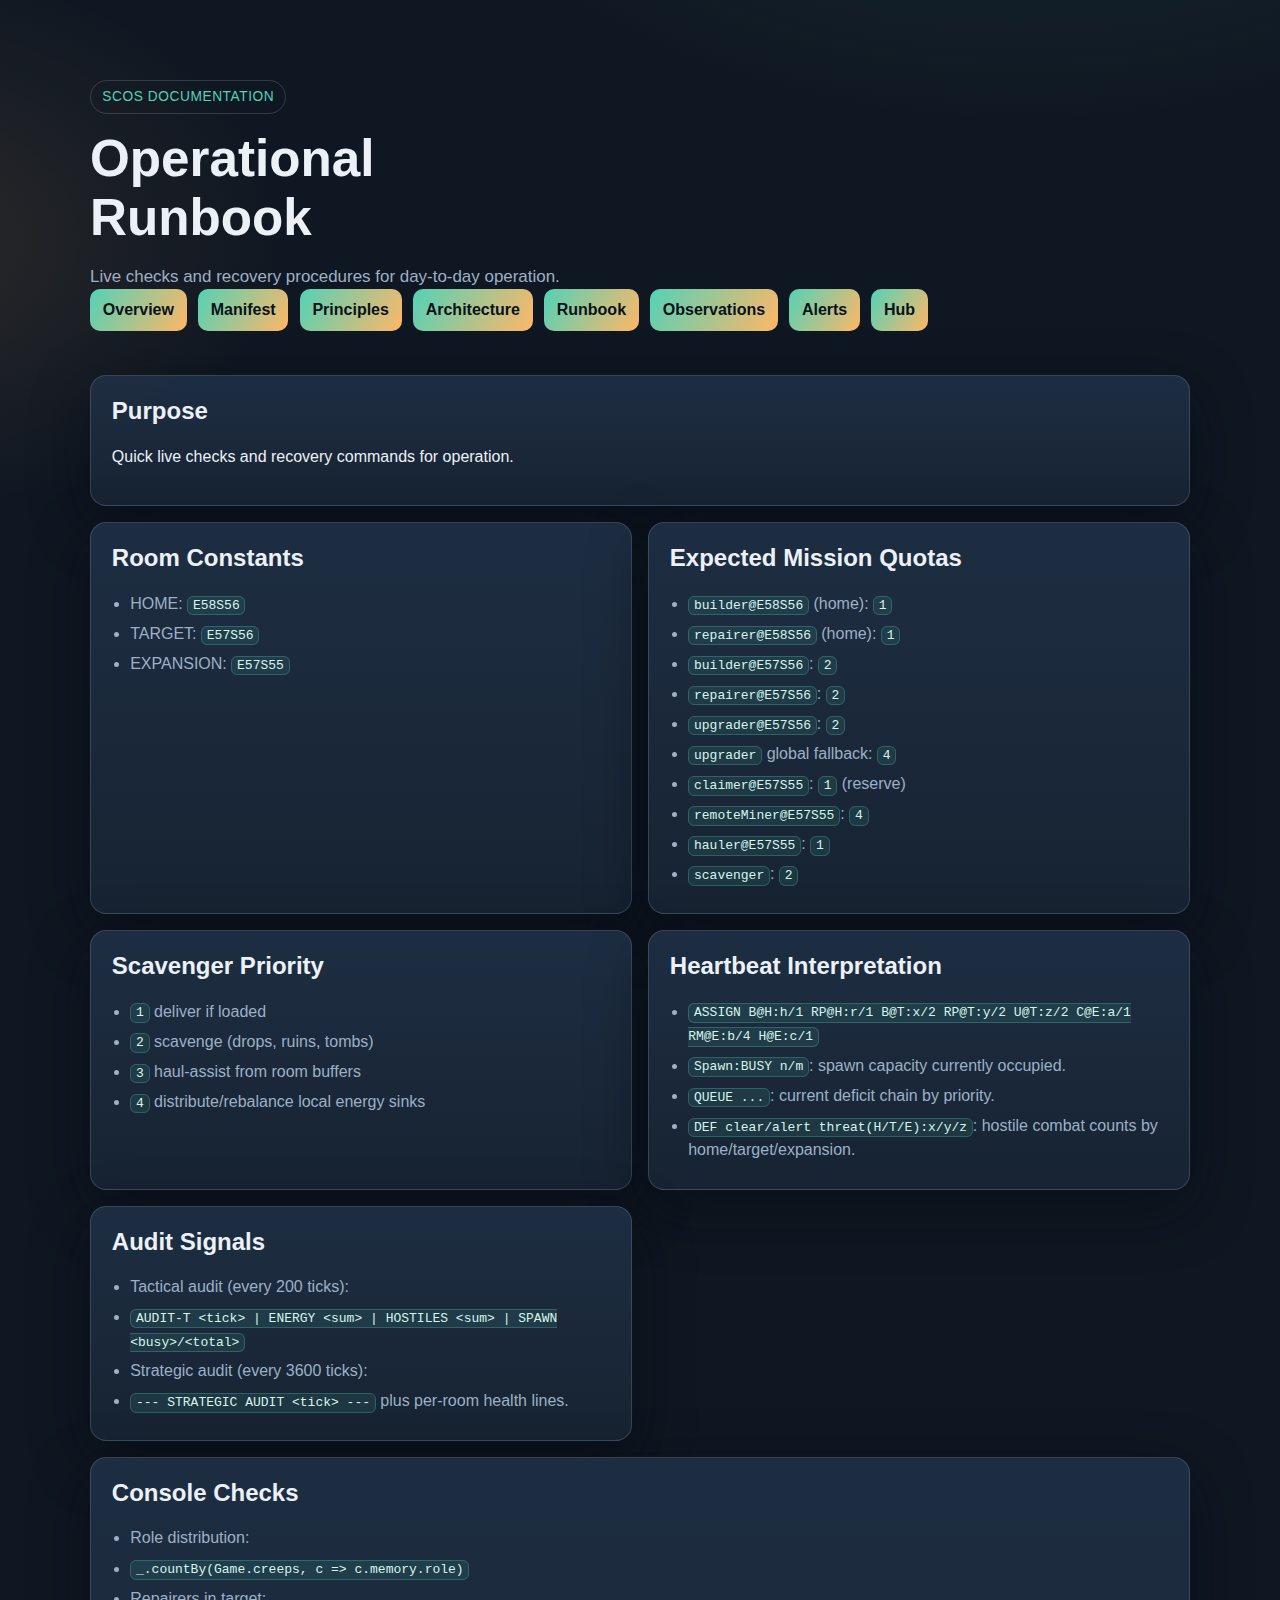
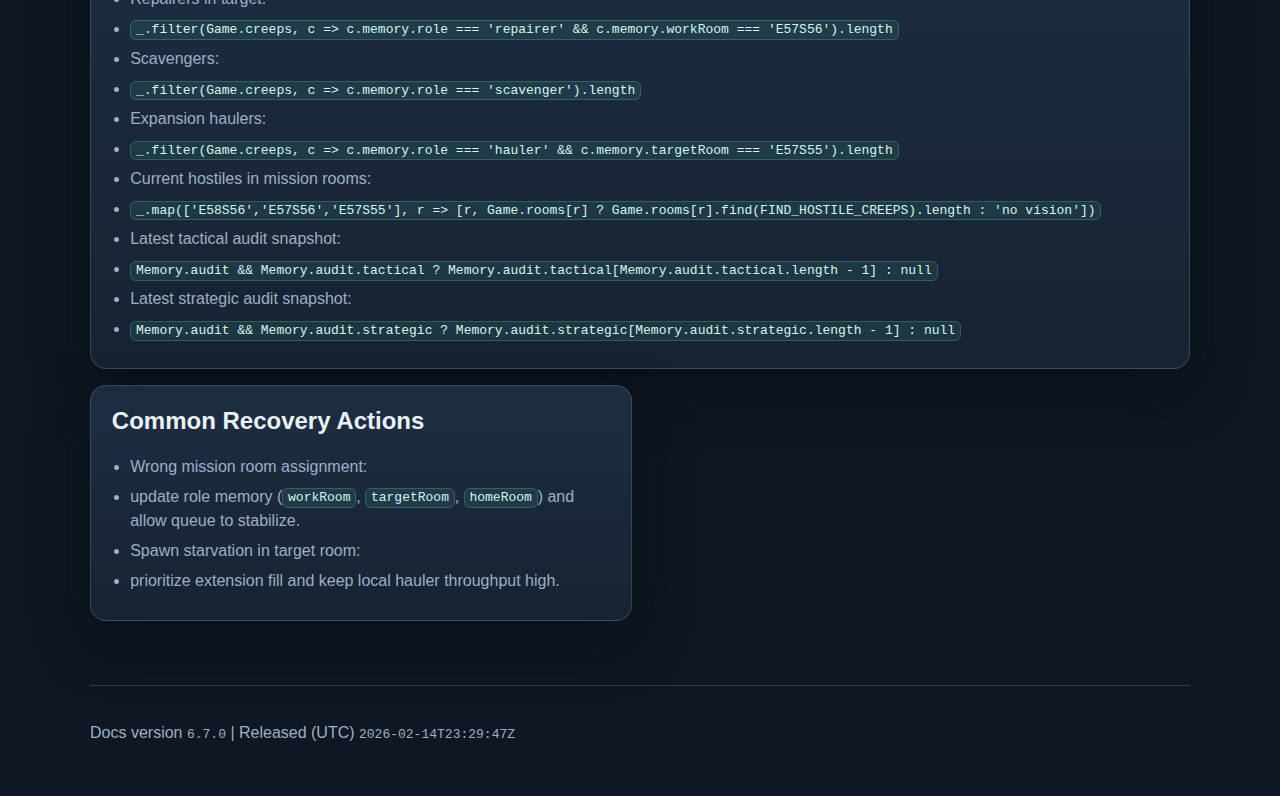
<file: docs/runbook.html>
<!doctype html>
<html lang="en">
<head>
  <meta charset="utf-8">
  <meta name="viewport" content="width=device-width, initial-scale=1">
  <title>SCOS | Operational Runbook</title>
  <link rel="stylesheet" href="site.css">
</head>
<body>
  <div class="bg-orb orb-a"></div>
  <div class="bg-orb orb-b"></div>
  <header class="shell hero">
    <p class="kicker">SCOS Documentation</p>
    <h1>Operational Runbook</h1>
    <p class="lead">Live checks and recovery procedures for day-to-day operation.</p>
    <nav class="doc-links" aria-label="Docs navigation"><a href="overview.html">Overview</a><a href="manifest.html">Manifest</a><a href="principles.html">Principles</a><a href="architecture.html">Architecture</a><a href="runbook.html">Runbook</a><a href="observations.html">Observations</a><a href="alerts.html">Alerts</a><a href="hub.html">Hub</a></nav>
  </header>
  <main class="shell grid">
    <section class="card wide"><h2>Purpose</h2><p>Quick live checks and recovery commands for operation.</p></section>
    <section class="card"><h2>Room Constants</h2><ul><li>HOME: <code>E58S56</code></li><li>TARGET: <code>E57S56</code></li><li>EXPANSION: <code>E57S55</code></li></ul></section>
    <section class="card"><h2>Expected Mission Quotas</h2><ul><li><code>builder@E58S56</code> (home): <code>1</code></li><li><code>repairer@E58S56</code> (home): <code>1</code></li><li><code>builder@E57S56</code>: <code>2</code></li><li><code>repairer@E57S56</code>: <code>2</code></li><li><code>upgrader@E57S56</code>: <code>2</code></li><li><code>upgrader</code> global fallback: <code>4</code></li><li><code>claimer@E57S55</code>: <code>1</code> (reserve)</li><li><code>remoteMiner@E57S55</code>: <code>4</code></li><li><code>hauler@E57S55</code>: <code>1</code></li><li><code>scavenger</code>: <code>2</code></li></ul></section>
    <section class="card"><h2>Scavenger Priority</h2><ul><li><code>1</code> deliver if loaded</li><li><code>2</code> scavenge (drops, ruins, tombs)</li><li><code>3</code> haul-assist from room buffers</li><li><code>4</code> distribute/rebalance local energy sinks</li></ul></section>
    <section class="card"><h2>Heartbeat Interpretation</h2><ul><li><code>ASSIGN B@H:h/1 RP@H:r/1 B@T:x/2 RP@T:y/2 U@T:z/2 C@E:a/1 RM@E:b/4 H@E:c/1</code></li><li><code>Spawn:BUSY n/m</code>: spawn capacity currently occupied.</li><li><code>QUEUE ...</code>: current deficit chain by priority.</li><li><code>DEF clear/alert threat(H/T/E):x/y/z</code>: hostile combat counts by home/target/expansion.</li></ul></section>
    <section class="card"><h2>Audit Signals</h2><ul><li>Tactical audit (every 200 ticks):</li><li><code>AUDIT-T &lt;tick&gt; | ENERGY &lt;sum&gt; | HOSTILES &lt;sum&gt; | SPAWN &lt;busy&gt;/&lt;total&gt;</code></li><li>Strategic audit (every 3600 ticks):</li><li><code>--- STRATEGIC AUDIT &lt;tick&gt; ---</code> plus per-room health lines.</li></ul></section>
    <section class="card wide"><h2>Console Checks</h2><ul><li>Role distribution:</li><li><code>_.countBy(Game.creeps, c =&gt; c.memory.role)</code></li></ul>
<ul><li>Repairers in target:</li><li><code>_.filter(Game.creeps, c =&gt; c.memory.role === 'repairer' &amp;&amp; c.memory.workRoom === 'E57S56').length</code></li></ul>
<ul><li>Scavengers:</li><li><code>_.filter(Game.creeps, c =&gt; c.memory.role === 'scavenger').length</code></li></ul>
<ul><li>Expansion haulers:</li><li><code>_.filter(Game.creeps, c =&gt; c.memory.role === 'hauler' &amp;&amp; c.memory.targetRoom === 'E57S55').length</code></li></ul>
<ul><li>Current hostiles in mission rooms:</li><li><code>_.map(['E58S56','E57S56','E57S55'], r =&gt; [r, Game.rooms[r] ? Game.rooms[r].find(FIND_HOSTILE_CREEPS).length : 'no vision'])</code></li></ul>
<ul><li>Latest tactical audit snapshot:</li><li><code>Memory.audit &amp;&amp; Memory.audit.tactical ? Memory.audit.tactical[Memory.audit.tactical.length - 1] : null</code></li></ul>
<ul><li>Latest strategic audit snapshot:</li><li><code>Memory.audit &amp;&amp; Memory.audit.strategic ? Memory.audit.strategic[Memory.audit.strategic.length - 1] : null</code></li></ul></section>
    <section class="card"><h2>Common Recovery Actions</h2><ul><li>Wrong mission room assignment:</li><li>update role memory (<code>workRoom</code>, <code>targetRoom</code>, <code>homeRoom</code>) and allow queue to stabilize.</li></ul>
<ul><li>Spawn starvation in target room:</li><li>prioritize extension fill and keep local hauler throughput high.</li></ul></section>
  </main>
  <footer class="shell footer"><p>Docs version <code>6.7.0</code> | Released (UTC) <code>2026-02-14T23:29:47Z</code></p></footer>
</body>
</html>
</file>
<file: docs/site.css>
:root {
  --bg: #0f1722;
  --panel: #182434;
  --panel-soft: #1f2f44;
  --text: #ebf1f7;
  --muted: #9db0c6;
  --accent: #53d2b7;
  --accent-2: #ffb766;
  --line: rgba(157, 176, 198, 0.24);
  --shadow: 0 18px 60px rgba(5, 9, 15, 0.45);
}

* {
  box-sizing: border-box;
}

html,
body {
  margin: 0;
  padding: 0;
  min-height: 100%;
  background:
    radial-gradient(1200px 700px at 80% -10%, rgba(83, 210, 183, 0.12), transparent 52%),
    radial-gradient(900px 600px at -10% 10%, rgba(255, 183, 102, 0.12), transparent 46%),
    var(--bg);
  color: var(--text);
  font-family: "Space Grotesk", "Avenir Next", "IBM Plex Sans", "Segoe UI", sans-serif;
  line-height: 1.5;
}

.shell {
  width: min(1100px, 92vw);
  margin: 0 auto;
}

.hero {
  padding: 5rem 0 2rem;
  position: relative;
}

.kicker {
  display: inline-block;
  margin: 0 0 1rem;
  padding: 0.35rem 0.7rem;
  border: 1px solid var(--line);
  border-radius: 999px;
  color: var(--accent);
  letter-spacing: 0.04em;
  font-size: 0.86rem;
  text-transform: uppercase;
}

h1,
h2,
h3 {
  font-family: "Sora", "Space Grotesk", "Avenir Next", sans-serif;
  line-height: 1.15;
  margin-top: 0;
}

h1 {
  margin-bottom: 1rem;
  font-size: clamp(1.9rem, 4vw, 3.4rem);
  max-width: 18ch;
}

.lead {
  margin: 0;
  max-width: 70ch;
  color: var(--muted);
  font-size: 1.06rem;
}

.chips {
  display: flex;
  flex-wrap: wrap;
  gap: 0.6rem;
  margin-top: 1.4rem;
}

.chips span {
  border: 1px solid var(--line);
  border-radius: 999px;
  padding: 0.35rem 0.72rem;
  color: #cce0f2;
  font-size: 0.9rem;
  background: rgba(24, 36, 52, 0.85);
}

.grid {
  padding: 0.8rem 0 4rem;
  display: grid;
  grid-template-columns: repeat(2, minmax(0, 1fr));
  gap: 1rem;
}

.card {
  background: linear-gradient(180deg, rgba(31, 47, 68, 0.95), rgba(24, 36, 52, 0.95));
  border: 1px solid var(--line);
  border-radius: 16px;
  padding: 1.3rem;
  box-shadow: var(--shadow);
}

.card ul {
  margin: 0;
  padding-left: 1.15rem;
  color: var(--muted);
}

.card li {
  margin: 0.38rem 0;
}

.card code {
  color: #d4f5ec;
  background: rgba(83, 210, 183, 0.11);
  border: 1px solid rgba(83, 210, 183, 0.28);
  border-radius: 6px;
  padding: 0.08rem 0.3rem;
}

.wide {
  grid-column: 1 / -1;
}

.columns {
  display: grid;
  grid-template-columns: repeat(3, minmax(0, 1fr));
  gap: 0.9rem;
}

.columns article {
  background: rgba(15, 23, 34, 0.55);
  border: 1px solid var(--line);
  border-radius: 12px;
  padding: 0.9rem;
}

.columns p {
  margin: 0;
  color: var(--muted);
}

.doc-links {
  display: flex;
  flex-wrap: wrap;
  gap: 0.7rem;
}

.doc-links a {
  text-decoration: none;
  color: #09121d;
  background: linear-gradient(120deg, var(--accent), var(--accent-2));
  font-weight: 600;
  border-radius: 10px;
  padding: 0.55rem 0.8rem;
}

.doc-links a:hover {
  filter: brightness(1.05);
}

.footer {
  border-top: 1px solid var(--line);
  padding: 1.2rem 0 2.2rem;
  color: var(--muted);
}

.bg-orb {
  position: fixed;
  border-radius: 999px;
  filter: blur(60px);
  z-index: -1;
}

.orb-a {
  width: 240px;
  height: 240px;
  top: 18%;
  right: 6%;
  background: rgba(83, 210, 183, 0.22);
}

.orb-b {
  width: 260px;
  height: 260px;
  left: 2%;
  bottom: 8%;
  background: rgba(255, 183, 102, 0.18);
}

@media (max-width: 900px) {
  .grid {
    grid-template-columns: 1fr;
  }

  .columns {
    grid-template-columns: 1fr;
  }
}
</file>
